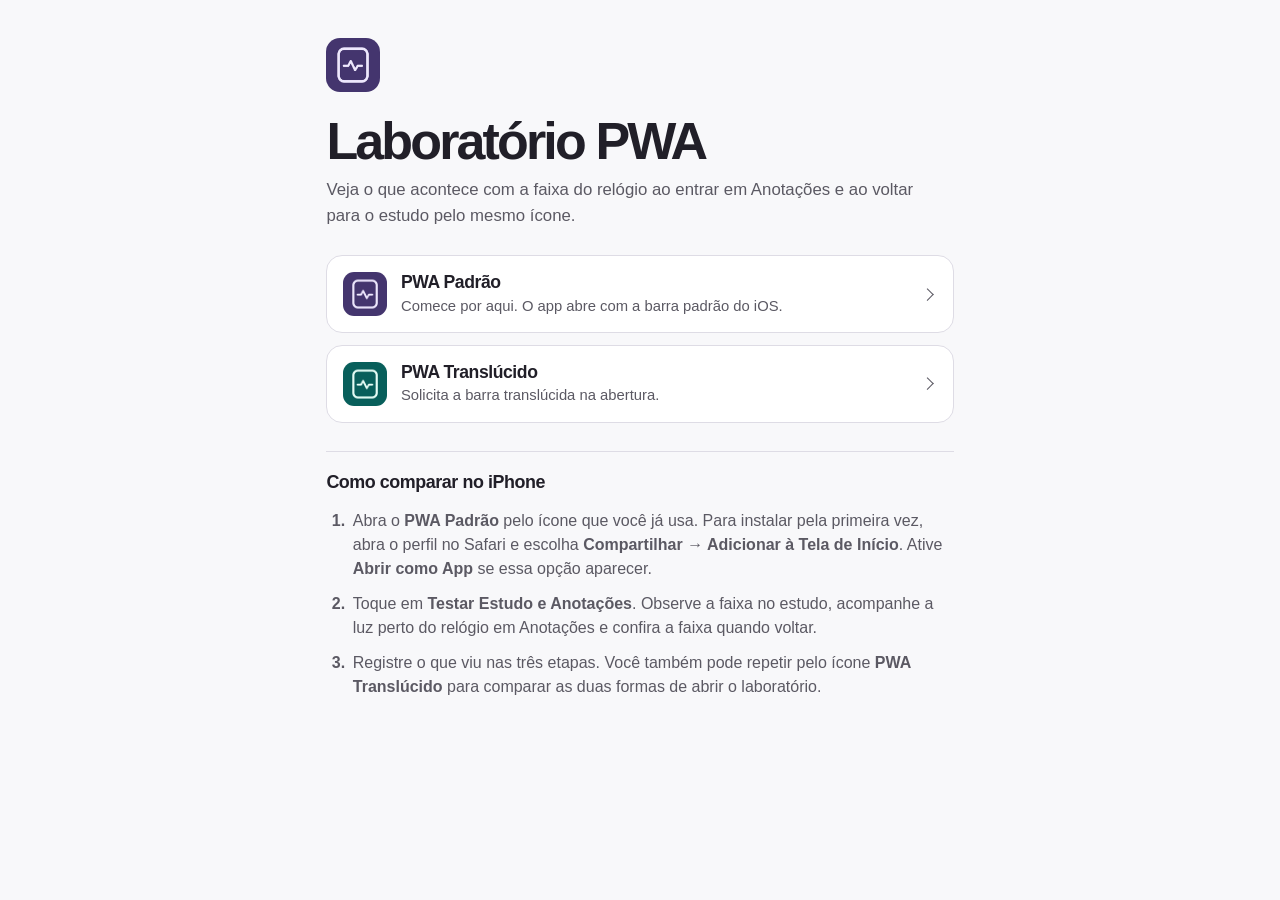
<file: index.html>
<!doctype html>
<html lang="pt-BR">
<head>
  <meta charset="utf-8">
  <meta name="viewport" content="width=device-width, initial-scale=1, viewport-fit=cover">
  <meta name="theme-color" content="#f8f8fa">
  <title>Laboratório PWA · iOS</title>
  <link rel="stylesheet" href="./inicio.css">
  <link rel="icon" href="./assets/padrao-192.png">
</head>
<body>
  <main>
    <header>
      <img src="./assets/padrao-192.png" alt="" width="54" height="54">
      <h1>Laboratório PWA</h1>
      <p>Veja o que acontece com a faixa do relógio ao entrar em Anotações e ao voltar para o estudo pelo mesmo ícone.</p>
    </header>
    <nav aria-label="Perfis de instalação">
      <a class="profile standard" href="./padrao/">
        <img src="./assets/padrao-192.png" alt="" width="44" height="44">
        <div><strong>PWA Padrão</strong><span>Comece por aqui. O app abre com a barra padrão do iOS.</span></div>
        <span class="arrow" aria-hidden="true"></span>
      </a>
      <a class="profile translucent" href="./translucido/">
        <img src="./assets/translucido-192.png" alt="" width="44" height="44">
        <div><strong>PWA Translúcido</strong><span>Solicita a barra translúcida na abertura.</span></div>
        <span class="arrow" aria-hidden="true"></span>
      </a>
    </nav>
    <section aria-labelledby="how">
      <h2 id="how">Como comparar no iPhone</h2>
      <ol>
        <li>Abra o <b>PWA Padrão</b> pelo ícone que você já usa. Para instalar pela primeira vez, abra o perfil no Safari e escolha <b>Compartilhar → Adicionar à Tela de Início</b>. Ative <b>Abrir como App</b> se essa opção aparecer.</li>
        <li>Toque em <b>Testar Estudo e Anotações</b>. Observe a faixa no estudo, acompanhe a luz perto do relógio em Anotações e confira a faixa quando voltar.</li>
        <li>Registre o que viu nas três etapas. Você também pode repetir pelo ícone <b>PWA Translúcido</b> para comparar as duas formas de abrir o laboratório.</li>
      </ol>
    </section>
  </main>
</body>
</html>
</file>
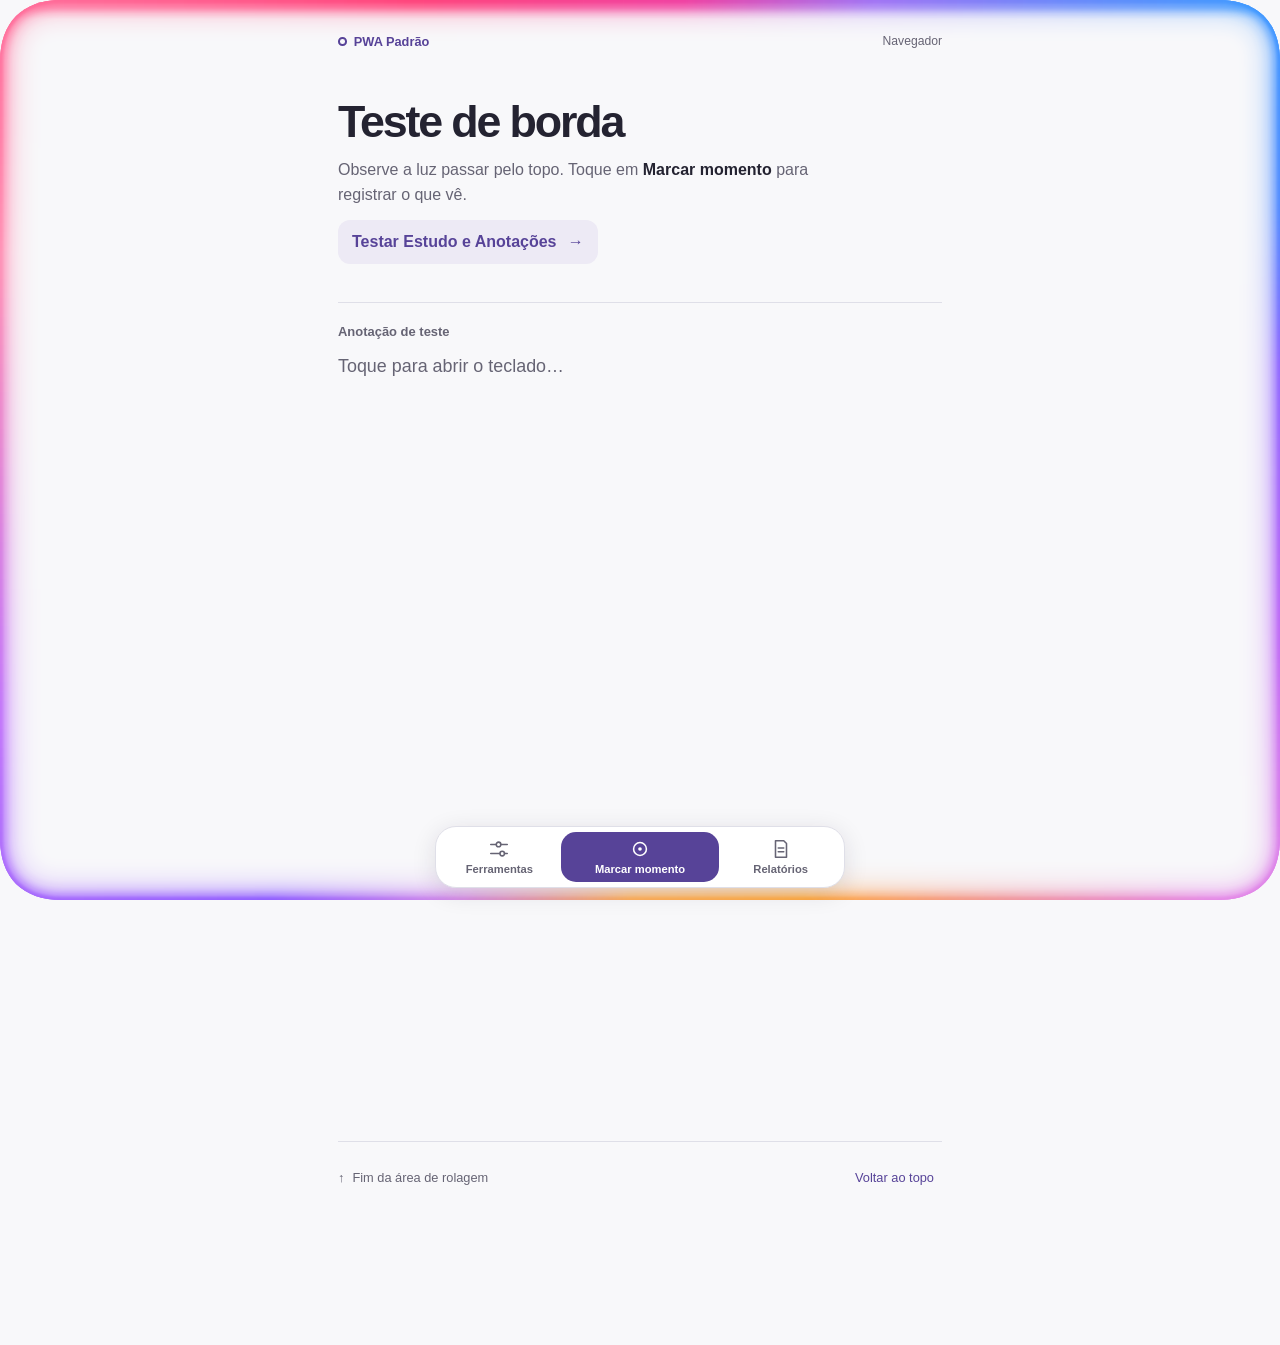
<file: padrao/index.html>
<!doctype html>
<html lang="pt-BR" data-profile="padrao" data-corners="rounded" data-motion="playing" data-surface="notes">
<head>
  <meta charset="utf-8">
  <meta name="viewport" content="width=device-width, initial-scale=1, viewport-fit=cover">
  <meta name="apple-mobile-web-app-capable" content="yes">
  <meta name="mobile-web-app-capable" content="yes">
  <meta name="apple-mobile-web-app-title" content="PWA Padrão">
  <meta name="theme-color" content="#f8f8fa">
  <meta name="app-version" content="2026.11.20.1">
  <title>PWA Padrão · iOS PWA Lab</title>
  <link rel="manifest" href="./manifest.webmanifest">
  <link rel="apple-touch-icon" href="../assets/padrao-180.png">
  <link rel="stylesheet" href="../lab.css">
  <script src="../glow.js" defer></script>
  <script src="../recorder.js" defer></script>
  <script src="../lab.js" defer></script>
  <script src="../register.js" defer></script>
</head>
<body>
  <div id="aura" aria-hidden="true">
    <canvas width="192" height="192"></canvas>
  </div>

  <main id="workspace">
    <header class="page-head">
      <span class="profile"><span class="profile-dot" aria-hidden="true"></span>PWA Padrão</span>
      <span id="launch-mode" class="launch-mode"></span>
    </header>
    <p id="storage-warning" role="status" hidden>Registros apenas na memória. Exporte em Relatórios antes de fechar.</p>
    <h1>Teste de borda</h1>
    <p class="lead">Observe a luz passar pelo topo. Toque em <strong>Marcar momento</strong> para registrar o que vê.</p>
    <a class="trip-entry" href="./estudo.html?iniciar=1">Testar Estudo e Anotações <span aria-hidden="true">→</span></a>
    <section class="note-area" aria-labelledby="note-label">
      <h2 id="note-label">Anotação de teste</h2>
      <div id="editor" contenteditable="true" role="textbox" aria-label="Anotação de teste" aria-multiline="true" data-placeholder="Toque para abrir o teclado…" autocapitalize="sentences" spellcheck="false"></div>
    </section>
    <section class="scroll-end" aria-label="Fim da área de teste"><span aria-hidden="true">↑</span><p>Fim da área de rolagem</p><button type="button" id="return-top">Voltar ao topo</button></section>
  </main>

  <div id="toast" role="status" aria-live="polite"></div>
  <nav id="dock" aria-label="Controles do teste">
    <button id="tools" type="button" aria-controls="panel"><svg viewBox="0 0 24 24" aria-hidden="true"><path d="M3 7h6m5 0h7M3 17h10m5 0h3"/><circle cx="11.5" cy="7" r="2.5"/><circle cx="15.5" cy="17" r="2.5"/></svg><span>Ferramentas</span></button>
    <button id="mark" type="button" aria-controls="panel"><svg viewBox="0 0 24 24" aria-hidden="true"><circle cx="12" cy="12" r="7"/><circle cx="12" cy="12" r="2" fill="currentColor" stroke="none"/></svg><span>Marcar momento</span></button>
    <button id="reports" type="button" aria-controls="panel"><svg viewBox="0 0 24 24" aria-hidden="true"><path d="M6 3h9l3 3v15H6zM9 11h6m-6 4h6"/></svg><span>Relatórios</span></button>
  </nav>
  <div id="panel" hidden>
    <section class="sheet" role="dialog" aria-modal="true" aria-labelledby="panel-title">
      <div class="sheet-head"><h2 id="panel-title"></h2><button type="button" id="panel-close" aria-label="Fechar painel"><svg viewBox="0 0 24 24" aria-hidden="true"><path d="m6 6 12 12M18 6 6 18"/></svg></button></div>
      <div class="sheet-content">
        <section id="view-mark" hidden>
          <p class="hint">O que você viu no instante do toque?</p>
          <div class="observations">
            <button type="button" data-observation="Linha atrás da hora"><i class="swatch moving"></i>Linha atrás da hora</button>
            <button type="button" data-observation="Só cor ou desfoque"><i class="swatch blur"></i>Só cor ou desfoque</button>
            <button type="button" data-observation="Borda abaixo da barra"><i class="swatch below"></i>Borda abaixo da barra</button>
            <button type="button" data-observation="Outro momento do teste"><i class="swatch other"></i>Outro momento do teste</button>
          </div>
        </section>
        <section id="view-tools" hidden>
          <fieldset><legend>Tema</legend><div class="segments">
            <button type="button" id="theme-light">Claro</button><button type="button" id="theme-dark">Escuro</button>
          </div></fieldset>
          <fieldset><legend>Cantos superiores</legend><div class="segments">
            <button type="button" id="corners-rounded">Curvos</button><button type="button" id="corners-square">Retos · 90°</button>
          </div></fieldset>
          <fieldset><legend>Superfície de teste</legend><div class="segments">
            <button type="button" id="surface-notes">Anotação</button><button type="button" id="surface-solid">Faixa sólida</button>
          </div></fieldset>
          <button class="secondary full" id="motion" type="button">Pausar a luz</button>
          <details id="device-settings"><summary>Identificar aparelho</summary>
            <label for="device-model">Modelo</label><input id="device-model" maxlength="64" placeholder="iPhone 15 Pro Max" autocomplete="off">
            <label for="device-os">Versão do iOS</label><input id="device-os" maxlength="32" placeholder="27.2" autocomplete="off">
            <button class="secondary full" id="save-device" type="button">Salvar identificação</button>
          </details>
        </section>
        <section id="view-reports" hidden>
          <label for="session-select">Sessão</label><select id="session-select"></select>
          <p class="hint" id="session-info"></p>
          <button class="primary full" id="share" type="button">Compartilhar JSON</button>
          <div class="export-options"><button class="secondary" id="download" type="button">Baixar JSON</button><button class="secondary" id="copy" type="button">Copiar JSON</button></div>
          <div id="manual-export" hidden><label for="manual-json">Selecione e copie o relatório</label><textarea id="manual-json" readonly rows="4"></textarea></div>
          <p id="report-status" role="status" aria-live="polite"></p>
          <div class="offline-status"><i></i><span id="offline-state">Preparando uso offline…</span></div>
        </section>
      </div>
    </section>
  </div>
</body>
</html>
</file>
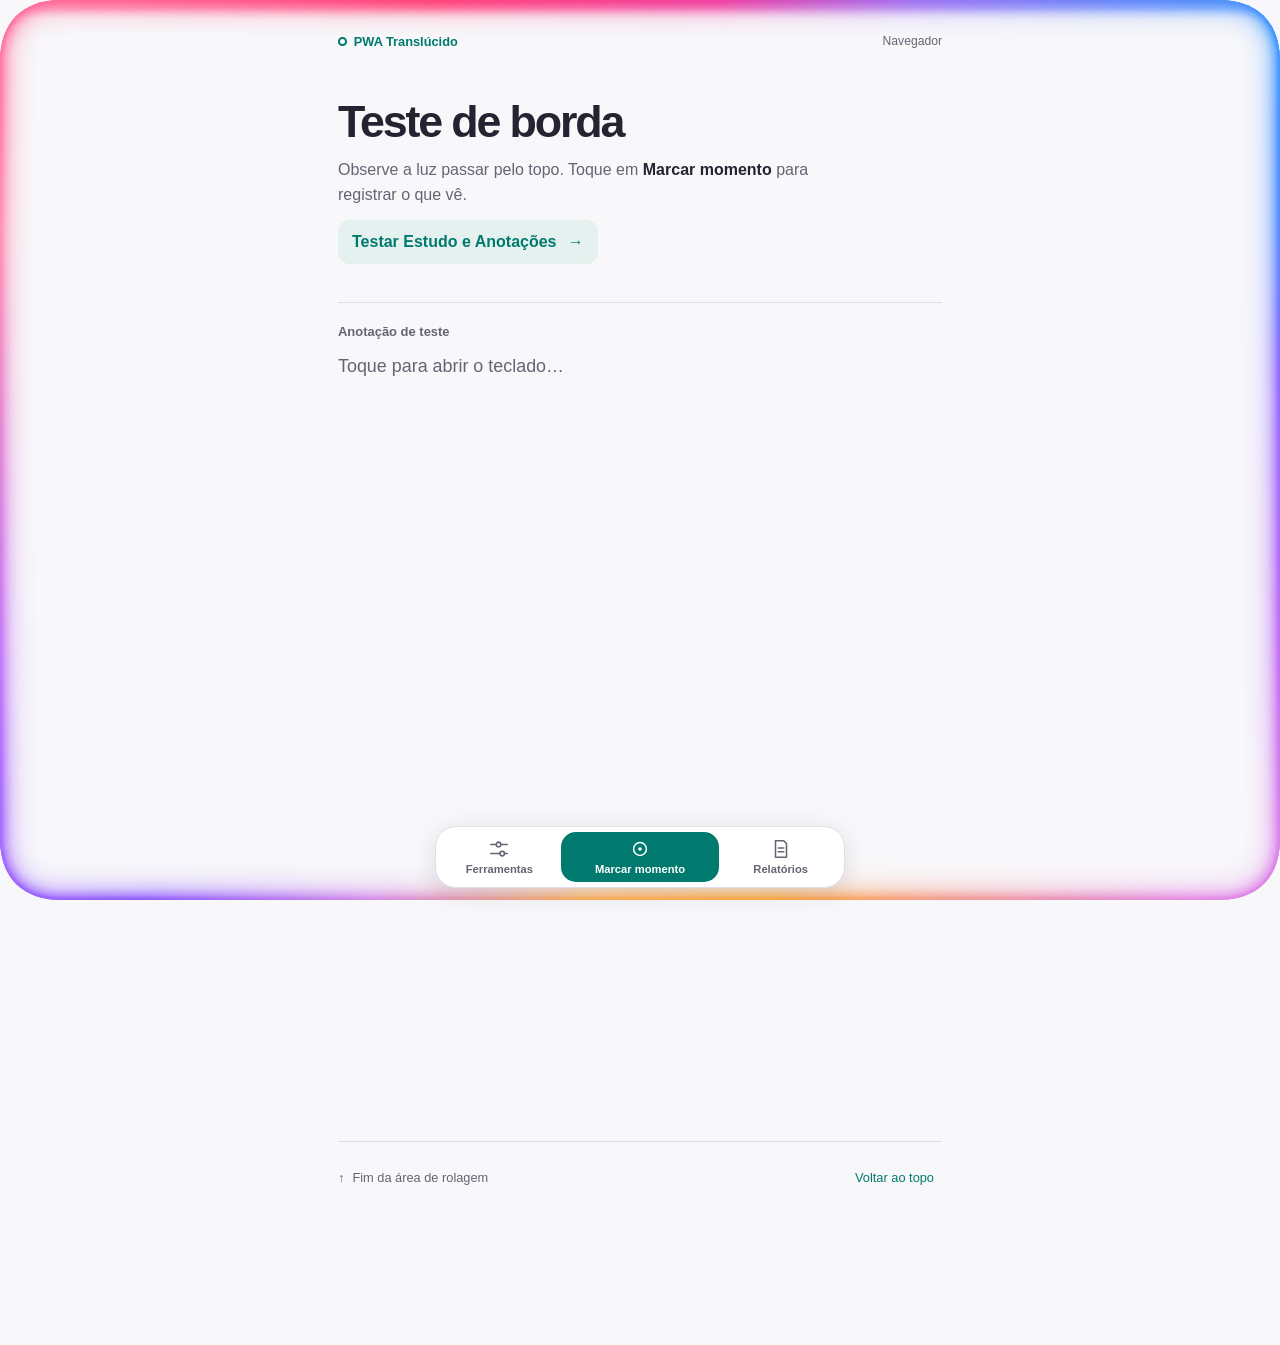
<file: translucido/index.html>
<!doctype html>
<html lang="pt-BR" data-profile="translucido" data-corners="rounded" data-motion="playing" data-surface="notes">
<head>
  <meta charset="utf-8">
  <meta name="viewport" content="width=device-width, initial-scale=1, viewport-fit=cover">
  <meta name="apple-mobile-web-app-capable" content="yes">
  <meta name="mobile-web-app-capable" content="yes">
  <meta name="apple-mobile-web-app-status-bar-style" content="black-translucent">
  <meta name="apple-mobile-web-app-title" content="PWA Translúcido">
  <meta name="theme-color" content="#f8f8fa">
  <meta name="app-version" content="2026.11.20.1">
  <title>PWA Translúcido · iOS PWA Lab</title>
  <link rel="manifest" href="./manifest.webmanifest">
  <link rel="apple-touch-icon" href="../assets/translucido-180.png">
  <link rel="stylesheet" href="../lab.css">
  <script src="../glow.js" defer></script>
  <script src="../recorder.js" defer></script>
  <script src="../lab.js" defer></script>
  <script src="../register.js" defer></script>
</head>
<body>
  <div id="aura" aria-hidden="true">
    <canvas width="192" height="192"></canvas>
  </div>

  <main id="workspace">
    <header class="page-head">
      <span class="profile"><span class="profile-dot" aria-hidden="true"></span>PWA Translúcido</span>
      <span id="launch-mode" class="launch-mode"></span>
    </header>
    <p id="storage-warning" role="status" hidden>Registros apenas na memória. Exporte em Relatórios antes de fechar.</p>
    <h1>Teste de borda</h1>
    <p class="lead">Observe a luz passar pelo topo. Toque em <strong>Marcar momento</strong> para registrar o que vê.</p>
    <a class="trip-entry" href="./estudo.html?iniciar=1">Testar Estudo e Anotações <span aria-hidden="true">→</span></a>
    <section class="note-area" aria-labelledby="note-label">
      <h2 id="note-label">Anotação de teste</h2>
      <div id="editor" contenteditable="true" role="textbox" aria-label="Anotação de teste" aria-multiline="true" data-placeholder="Toque para abrir o teclado…" autocapitalize="sentences" spellcheck="false"></div>
    </section>
    <section class="scroll-end" aria-label="Fim da área de teste"><span aria-hidden="true">↑</span><p>Fim da área de rolagem</p><button type="button" id="return-top">Voltar ao topo</button></section>
  </main>

  <div id="toast" role="status" aria-live="polite"></div>
  <nav id="dock" aria-label="Controles do teste">
    <button id="tools" type="button" aria-controls="panel"><svg viewBox="0 0 24 24" aria-hidden="true"><path d="M3 7h6m5 0h7M3 17h10m5 0h3"/><circle cx="11.5" cy="7" r="2.5"/><circle cx="15.5" cy="17" r="2.5"/></svg><span>Ferramentas</span></button>
    <button id="mark" type="button" aria-controls="panel"><svg viewBox="0 0 24 24" aria-hidden="true"><circle cx="12" cy="12" r="7"/><circle cx="12" cy="12" r="2" fill="currentColor" stroke="none"/></svg><span>Marcar momento</span></button>
    <button id="reports" type="button" aria-controls="panel"><svg viewBox="0 0 24 24" aria-hidden="true"><path d="M6 3h9l3 3v15H6zM9 11h6m-6 4h6"/></svg><span>Relatórios</span></button>
  </nav>
  <div id="panel" hidden>
    <section class="sheet" role="dialog" aria-modal="true" aria-labelledby="panel-title">
      <div class="sheet-head"><h2 id="panel-title"></h2><button type="button" id="panel-close" aria-label="Fechar painel"><svg viewBox="0 0 24 24" aria-hidden="true"><path d="m6 6 12 12M18 6 6 18"/></svg></button></div>
      <div class="sheet-content">
        <section id="view-mark" hidden>
          <p class="hint">O que você viu no instante do toque?</p>
          <div class="observations">
            <button type="button" data-observation="Linha atrás da hora"><i class="swatch moving"></i>Linha atrás da hora</button>
            <button type="button" data-observation="Só cor ou desfoque"><i class="swatch blur"></i>Só cor ou desfoque</button>
            <button type="button" data-observation="Borda abaixo da barra"><i class="swatch below"></i>Borda abaixo da barra</button>
            <button type="button" data-observation="Outro momento do teste"><i class="swatch other"></i>Outro momento do teste</button>
          </div>
        </section>
        <section id="view-tools" hidden>
          <fieldset><legend>Tema</legend><div class="segments">
            <button type="button" id="theme-light">Claro</button><button type="button" id="theme-dark">Escuro</button>
          </div></fieldset>
          <fieldset><legend>Cantos superiores</legend><div class="segments">
            <button type="button" id="corners-rounded">Curvos</button><button type="button" id="corners-square">Retos · 90°</button>
          </div></fieldset>
          <fieldset><legend>Superfície de teste</legend><div class="segments">
            <button type="button" id="surface-notes">Anotação</button><button type="button" id="surface-solid">Faixa sólida</button>
          </div></fieldset>
          <button class="secondary full" id="motion" type="button">Pausar a luz</button>
          <details id="device-settings"><summary>Identificar aparelho</summary>
            <label for="device-model">Modelo</label><input id="device-model" maxlength="64" placeholder="iPhone 15 Pro Max" autocomplete="off">
            <label for="device-os">Versão do iOS</label><input id="device-os" maxlength="32" placeholder="27.2" autocomplete="off">
            <button class="secondary full" id="save-device" type="button">Salvar identificação</button>
          </details>
        </section>
        <section id="view-reports" hidden>
          <label for="session-select">Sessão</label><select id="session-select"></select>
          <p class="hint" id="session-info"></p>
          <button class="primary full" id="share" type="button">Compartilhar JSON</button>
          <div class="export-options"><button class="secondary" id="download" type="button">Baixar JSON</button><button class="secondary" id="copy" type="button">Copiar JSON</button></div>
          <div id="manual-export" hidden><label for="manual-json">Selecione e copie o relatório</label><textarea id="manual-json" readonly rows="4"></textarea></div>
          <p id="report-status" role="status" aria-live="polite"></p>
          <div class="offline-status"><i></i><span id="offline-state">Preparando uso offline…</span></div>
        </section>
      </div>
    </section>
  </div>
</body>
</html>
</file>
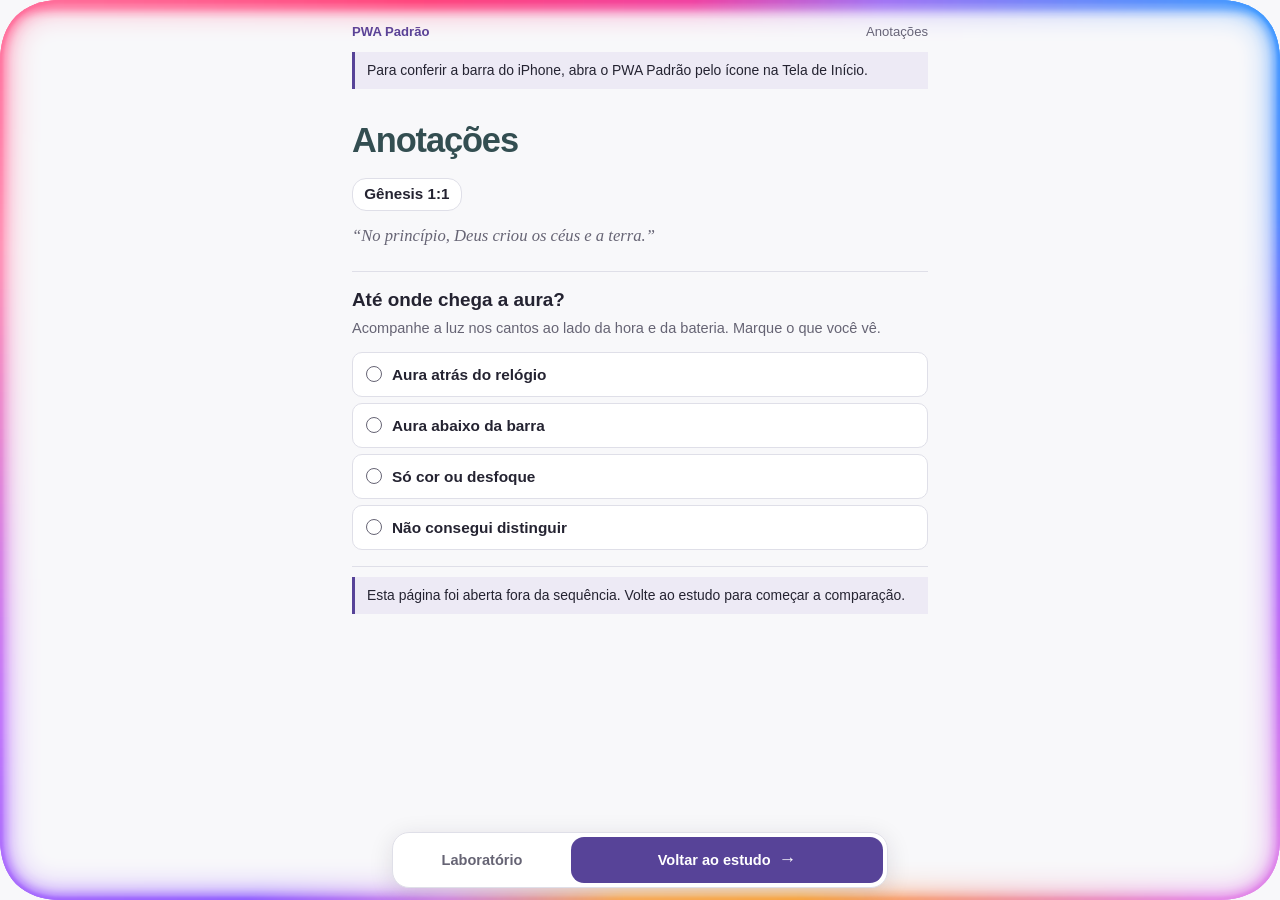
<file: padrao/anotacoes.html>
<!doctype html>
<html lang="pt-BR" data-profile="padrao" data-page="anotacoes" data-surface="notes" data-motion="paused" data-corners="rounded">
<head>
  <meta charset="utf-8">
  <meta name="viewport" content="width=device-width, initial-scale=1, viewport-fit=cover">
  <meta name="apple-mobile-web-app-capable" content="yes">
  <meta name="mobile-web-app-capable" content="yes">
  <meta name="apple-mobile-web-app-status-bar-style" content="black-translucent">
  <meta name="apple-mobile-web-app-title" content="PWA Padrão">
  <meta name="theme-color" content="#f8f8fa">
  <meta name="app-version" content="2026.11.20.1">
  <title>Anotações · PWA Padrão</title>
  <link rel="manifest" href="./manifest.webmanifest">
  <link rel="apple-touch-icon" href="../assets/padrao-180.png">
  <link rel="stylesheet" href="../lab.css">
  <link rel="stylesheet" href="../percurso.css">
  <script src="../glow.js" defer></script>
  <script src="../percurso.js" defer></script>
  <script src="../tela-percurso.js" defer></script>
  <script src="../register.js" defer></script>
</head>
<body>
  <div id="aura" aria-hidden="true"><canvas width="192" height="192"></canvas></div>
  <main id="workspace">
    <header class="trial-heading">
      <span>PWA Padrão</span>
      <span data-trip-step>Anotações</span>
    </header>
    <p class="mode-warning" data-mode-warning hidden>Para conferir a barra do iPhone, abra o PWA Padrão pelo ícone na Tela de Início.</p>
    <section class="reading-sample">
      <h1 id="route-page-title">Anotações</h1>
      <span class="reference">Gênesis 1:1</span>
      <p class="verse">“No princípio, Deus criou os céus e a terra.”</p>
    </section>
    <div id="trial-controls"></div>

    <noscript>Ative o JavaScript para registrar suas observações.</noscript>
  </main>
  <nav id="dock" aria-label="Navegação do teste">
    <a class="home-link" href="./index.html">Laboratório</a>
    <a class="route-action" data-trip-next href="./estudo.html">Voltar ao estudo<span aria-hidden="true">→</span></a>
    <a class="route-action" data-trip-results-link href="#resultado" hidden>Ver resultado<span aria-hidden="true">↑</span></a>
  </nav>
</body>
</html>
</file>
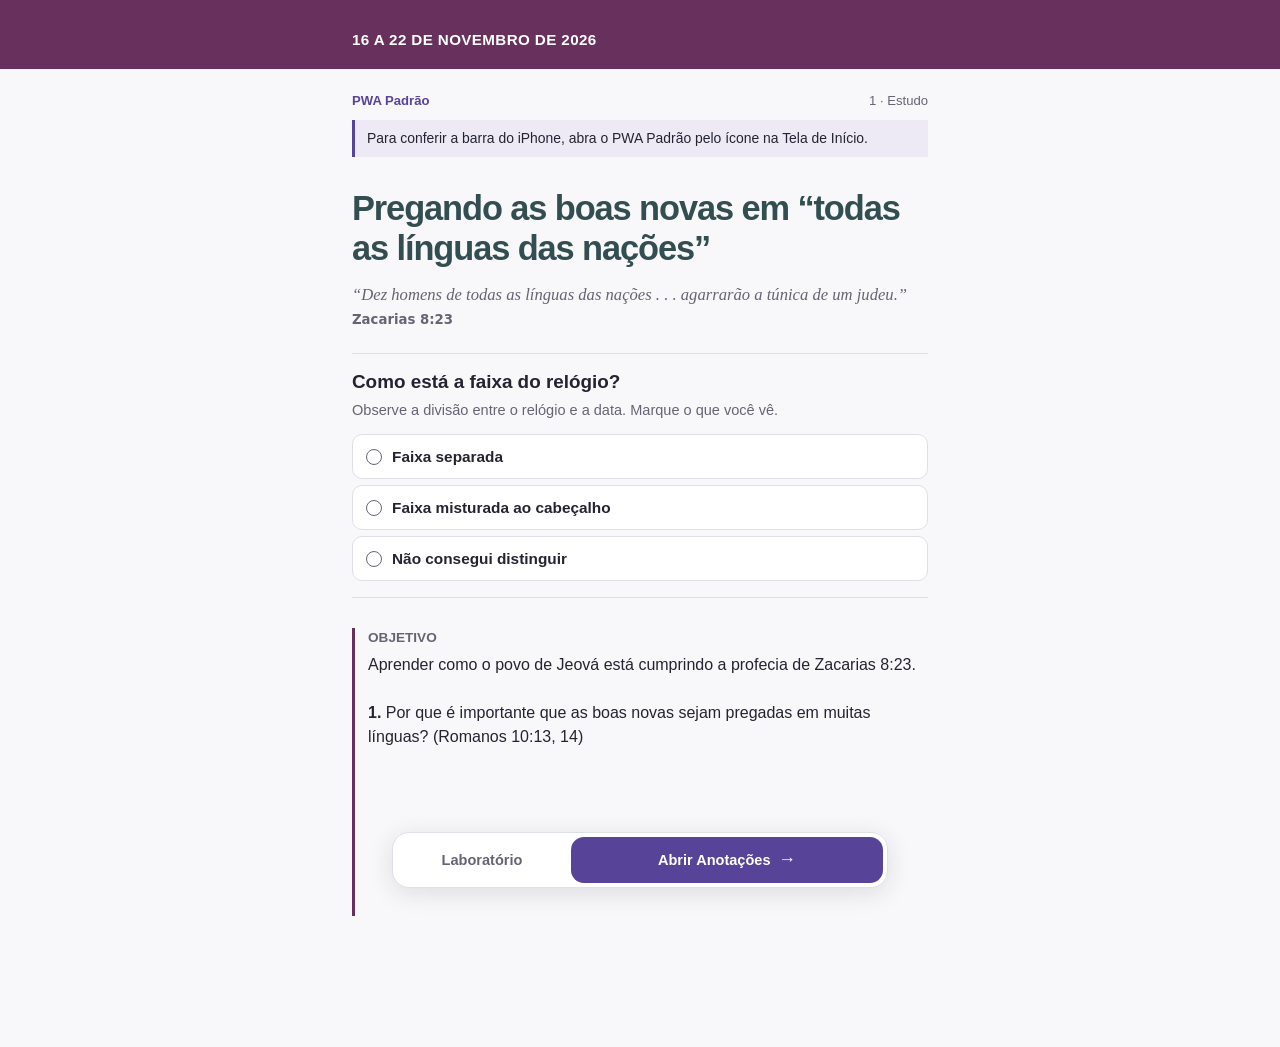
<file: padrao/estudo.html>
<!doctype html>
<html lang="pt-BR" data-profile="padrao" data-page="estudo">
<head>
  <meta charset="utf-8">
  <meta name="viewport" content="width=device-width, initial-scale=1, viewport-fit=cover">
  <meta name="apple-mobile-web-app-capable" content="yes">
  <meta name="mobile-web-app-capable" content="yes">
  <meta name="apple-mobile-web-app-title" content="PWA Padrão">
  <meta name="theme-color" content="#f8f8fa">
  <meta name="app-version" content="2026.11.20.1">
  <title>Estudo · PWA Padrão</title>
  <link rel="manifest" href="./manifest.webmanifest">
  <link rel="apple-touch-icon" href="../assets/padrao-180.png">
  <link rel="stylesheet" href="../lab.css">
  <link rel="stylesheet" href="../percurso.css">
  <script src="../percurso.js" defer></script>
  <script src="../tela-percurso.js" defer></script>
  <script src="../register.js" defer></script>
</head>
<body>
  <div id="study-band" aria-hidden="true"></div>
  <header class="study-heading"><p>16 a 22 de novembro de 2026</p></header>
  <main id="workspace">
    <header class="trial-heading">
      <span>PWA Padrão</span>
      <span data-trip-step>Estudo</span>
    </header>
    <p class="mode-warning" data-mode-warning hidden>Para conferir a barra do iPhone, abra o PWA Padrão pelo ícone na Tela de Início.</p>
    <article class="reading-sample">
      <h1 id="route-page-title">Pregando as boas novas em “todas as línguas das nações”</h1>
      <p class="verse">“Dez homens de todas as línguas das nações . . . agarrarão a túnica de um judeu.” <cite>Zacarias 8:23</cite></p>
    </article>
    <div id="trial-controls"></div>
    <section class="study-tail" aria-labelledby="goal-title">
      <h2 id="goal-title">Objetivo</h2>
      <p>Aprender como o povo de Jeová está cumprindo a profecia de Zacarias 8:23.</p>
      <p class="study-question"><b>1.</b> Por que é importante que as boas novas sejam pregadas em muitas línguas? (Romanos 10:13, 14)</p>
    </section>
    <noscript>Ative o JavaScript para registrar suas observações.</noscript>
  </main>
  <nav id="dock" aria-label="Navegação do teste">
    <a class="home-link" href="./index.html">Laboratório</a>
    <a class="route-action" data-trip-next href="./anotacoes.html">Abrir Anotações<span aria-hidden="true">→</span></a>
    <a class="route-action" data-trip-results-link href="#resultado" hidden>Ver resultado<span aria-hidden="true">↑</span></a>
  </nav>
</body>
</html>
</file>
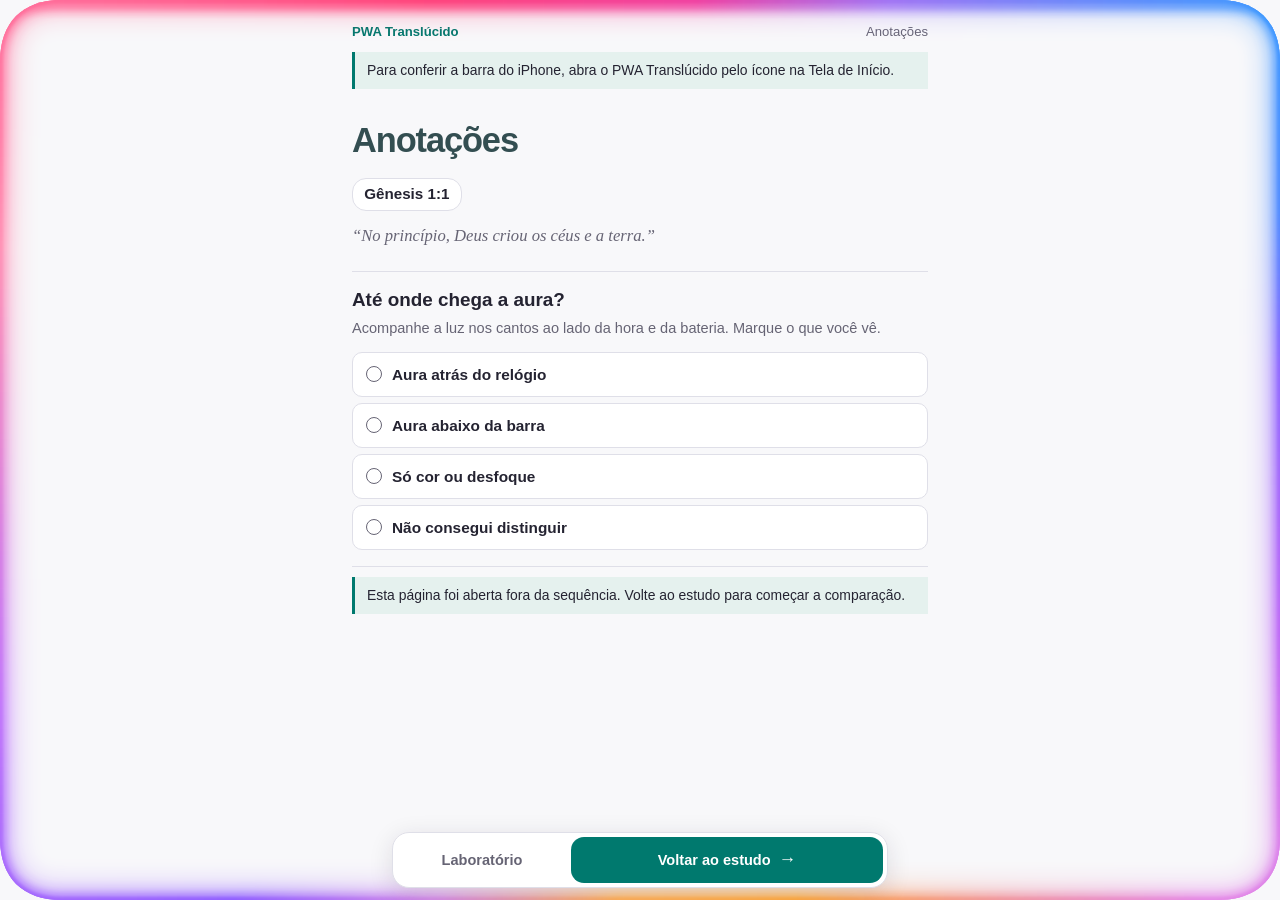
<file: translucido/anotacoes.html>
<!doctype html>
<html lang="pt-BR" data-profile="translucido" data-page="anotacoes" data-surface="notes" data-motion="paused" data-corners="rounded">
<head>
  <meta charset="utf-8">
  <meta name="viewport" content="width=device-width, initial-scale=1, viewport-fit=cover">
  <meta name="apple-mobile-web-app-capable" content="yes">
  <meta name="mobile-web-app-capable" content="yes">
  <meta name="apple-mobile-web-app-status-bar-style" content="black-translucent">
  <meta name="apple-mobile-web-app-title" content="PWA Translúcido">
  <meta name="theme-color" content="#f8f8fa">
  <meta name="app-version" content="2026.11.20.1">
  <title>Anotações · PWA Translúcido</title>
  <link rel="manifest" href="./manifest.webmanifest">
  <link rel="apple-touch-icon" href="../assets/translucido-180.png">
  <link rel="stylesheet" href="../lab.css">
  <link rel="stylesheet" href="../percurso.css">
  <script src="../glow.js" defer></script>
  <script src="../percurso.js" defer></script>
  <script src="../tela-percurso.js" defer></script>
  <script src="../register.js" defer></script>
</head>
<body>
  <div id="aura" aria-hidden="true"><canvas width="192" height="192"></canvas></div>
  <main id="workspace">
    <header class="trial-heading">
      <span>PWA Translúcido</span>
      <span data-trip-step>Anotações</span>
    </header>
    <p class="mode-warning" data-mode-warning hidden>Para conferir a barra do iPhone, abra o PWA Translúcido pelo ícone na Tela de Início.</p>
    <section class="reading-sample">
      <h1 id="route-page-title">Anotações</h1>
      <span class="reference">Gênesis 1:1</span>
      <p class="verse">“No princípio, Deus criou os céus e a terra.”</p>
    </section>
    <div id="trial-controls"></div>

    <noscript>Ative o JavaScript para registrar suas observações.</noscript>
  </main>
  <nav id="dock" aria-label="Navegação do teste">
    <a class="home-link" href="./index.html">Laboratório</a>
    <a class="route-action" data-trip-next href="./estudo.html">Voltar ao estudo<span aria-hidden="true">→</span></a>
    <a class="route-action" data-trip-results-link href="#resultado" hidden>Ver resultado<span aria-hidden="true">↑</span></a>
  </nav>
</body>
</html>
</file>
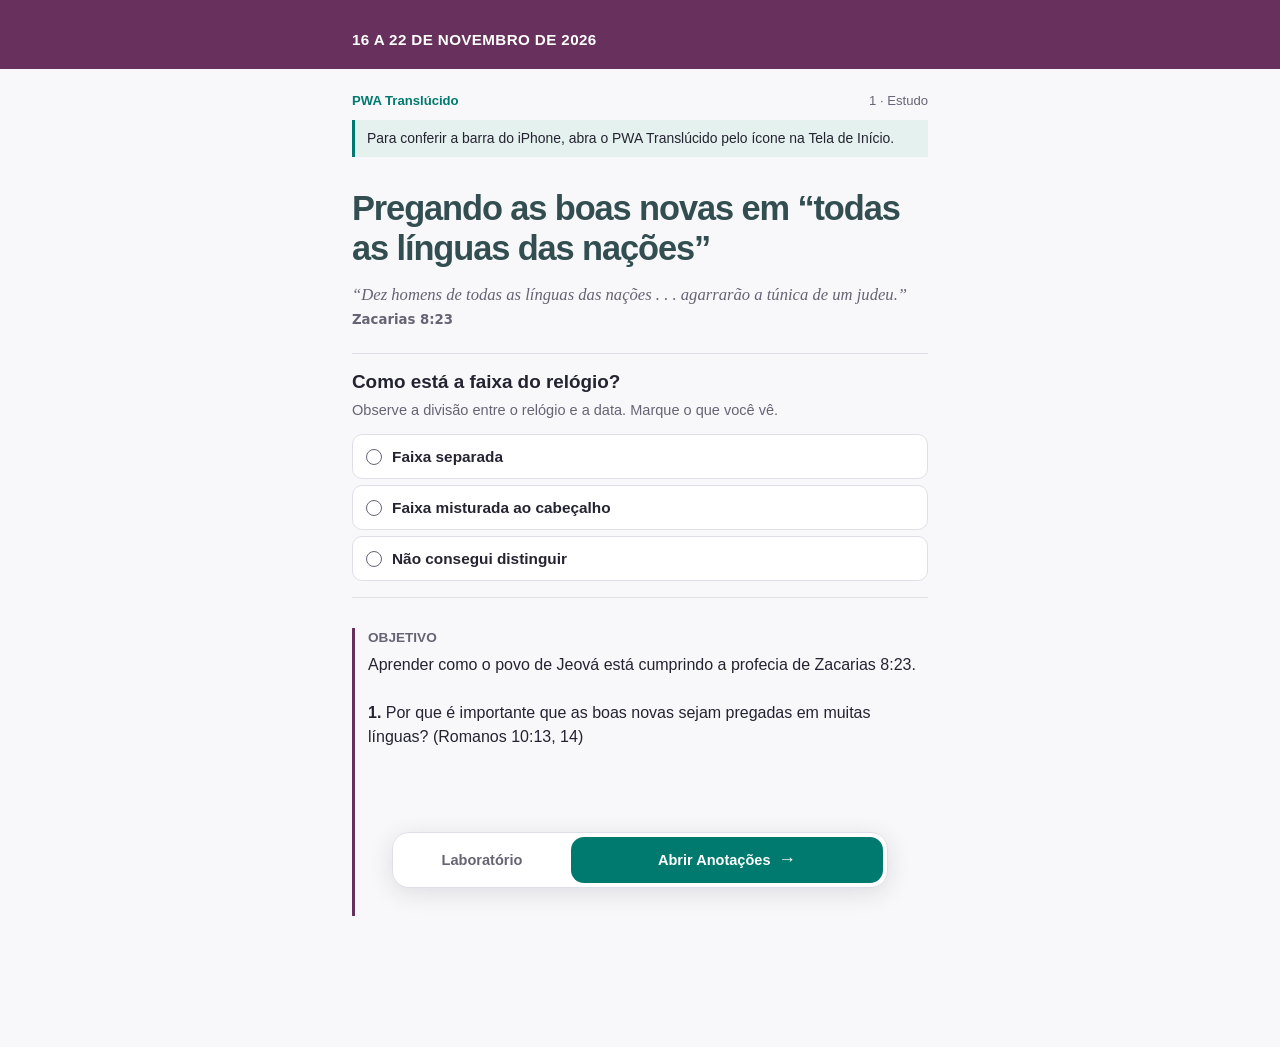
<file: translucido/estudo.html>
<!doctype html>
<html lang="pt-BR" data-profile="translucido" data-page="estudo">
<head>
  <meta charset="utf-8">
  <meta name="viewport" content="width=device-width, initial-scale=1, viewport-fit=cover">
  <meta name="apple-mobile-web-app-capable" content="yes">
  <meta name="mobile-web-app-capable" content="yes">
  <meta name="apple-mobile-web-app-title" content="PWA Translúcido">
  <meta name="theme-color" content="#f8f8fa">
  <meta name="app-version" content="2026.11.20.1">
  <title>Estudo · PWA Translúcido</title>
  <link rel="manifest" href="./manifest.webmanifest">
  <link rel="apple-touch-icon" href="../assets/translucido-180.png">
  <link rel="stylesheet" href="../lab.css">
  <link rel="stylesheet" href="../percurso.css">
  <script src="../percurso.js" defer></script>
  <script src="../tela-percurso.js" defer></script>
  <script src="../register.js" defer></script>
</head>
<body>
  <div id="study-band" aria-hidden="true"></div>
  <header class="study-heading"><p>16 a 22 de novembro de 2026</p></header>
  <main id="workspace">
    <header class="trial-heading">
      <span>PWA Translúcido</span>
      <span data-trip-step>Estudo</span>
    </header>
    <p class="mode-warning" data-mode-warning hidden>Para conferir a barra do iPhone, abra o PWA Translúcido pelo ícone na Tela de Início.</p>
    <article class="reading-sample">
      <h1 id="route-page-title">Pregando as boas novas em “todas as línguas das nações”</h1>
      <p class="verse">“Dez homens de todas as línguas das nações . . . agarrarão a túnica de um judeu.” <cite>Zacarias 8:23</cite></p>
    </article>
    <div id="trial-controls"></div>
    <section class="study-tail" aria-labelledby="goal-title">
      <h2 id="goal-title">Objetivo</h2>
      <p>Aprender como o povo de Jeová está cumprindo a profecia de Zacarias 8:23.</p>
      <p class="study-question"><b>1.</b> Por que é importante que as boas novas sejam pregadas em muitas línguas? (Romanos 10:13, 14)</p>
    </section>
    <noscript>Ative o JavaScript para registrar suas observações.</noscript>
  </main>
  <nav id="dock" aria-label="Navegação do teste">
    <a class="home-link" href="./index.html">Laboratório</a>
    <a class="route-action" data-trip-next href="./anotacoes.html">Abrir Anotações<span aria-hidden="true">→</span></a>
    <a class="route-action" data-trip-results-link href="#resultado" hidden>Ver resultado<span aria-hidden="true">↑</span></a>
  </nav>
</body>
</html>
</file>
<file: inicio.css>
:root { color-scheme: light dark; font-family: -apple-system, BlinkMacSystemFont, "Segoe UI", sans-serif; background: #f8f8fa; color: #211f28; --muted: #5b5963; --stroke: #dedce5; --paper: #fff; }
* { box-sizing: border-box; }
body { margin: 0; }
main { width: min(100%, 42rem); margin: 0 auto; padding: max(2.4rem, env(safe-area-inset-top)) max(1.4rem, env(safe-area-inset-right)) max(2rem, env(safe-area-inset-bottom)) max(1.4rem, env(safe-area-inset-left)); }
header img { border-radius: 14px; }
h1 { font-size: clamp(2.35rem, 7vw, 3.25rem); letter-spacing: -.055em; line-height: 1.04; margin: 1.1rem 0 .55rem; }
p { color: var(--muted); line-height: 1.55; font-size: 1.05rem; margin: 0; max-width: 37rem; }
nav { display: grid; gap: .7rem; margin: 1.65rem 0 1.8rem; }
.profile { padding: 1rem; background: var(--paper); border: 1px solid var(--stroke); border-radius: 1rem; display: flex; align-items: center; gap: .85rem; text-decoration: none; color: inherit; }
.profile img { flex-shrink: 0; border-radius: 11px; }
.profile strong, .profile div span { display: block; }
.profile strong { font-size: 1.1rem; letter-spacing: -.025em; }
.profile div span { color: var(--muted); font-size: .925rem; line-height: 1.4; margin-top: .15rem; }
.arrow { flex: 0 0 .55rem; height: .55rem; margin: 0 .3rem 0 auto; border: solid var(--muted); border-width: 1.5px 1.5px 0 0; transform: rotate(45deg); }
.profile:focus-visible { outline: 3px solid #7860ba; outline-offset: 2px; }
section { padding: 1.25rem 0; border-top: 1px solid var(--stroke); }
h2 { margin: 0 0 .8rem; font-size: 1.12rem; letter-spacing: -.025em; }
ol { margin: 0; padding-inline-start: 1.45rem; color: var(--muted); line-height: 1.5; }
li { padding: .18rem 0 .5rem .2rem; }
li::marker { font-weight: 650; color: inherit; }
@media (prefers-color-scheme: dark) { :root { background: #19181d; color: #f4f2f8; --muted: #c0bdc9; --stroke: #45414e; --paper: #25232a; } }
</file>
<file: lab.css>
:root {
  color-scheme: light;
  --paper: #f8f8fa; --ink: #242331; --soft: #666474;
  --card: #fff; --stroke: #dfdfe8; --wash: #edeaf5;
  --accent: #574398; --accent-ink: #fff; --solid: #d3c9ef;
  --shade: rgba(30, 26, 46, .12);
  font: 100%/1.5 -apple-system, BlinkMacSystemFont, "Segoe UI", sans-serif;
  background: var(--paper); color: var(--ink);
}
:root[data-profile="translucido"] { --accent:#00796e; --wash:#e5f1ee; }
:root[data-theme="dark"] {
  color-scheme: dark; --paper: #17171f; --ink: #f3f1f8; --soft: #c0becd;
  --card: #25252e; --stroke: #42414d; --wash: #363144;
  --accent: #c8b4ff; --accent-ink: #241e35; --solid: #463959;
  --shade: rgba(0, 0, 0, .3);
}
:root[data-profile="translucido"][data-theme="dark"] { --accent:#8bdbd0; --wash:#213c3a; }
*, *::before, *::after { box-sizing: border-box; }
body { margin: 0; }
[hidden] { display:none !important; }
button, input, select, textarea { font: inherit; color: inherit; }
button { cursor: pointer; touch-action: manipulation; }
button:focus-visible, summary:focus-visible, select:focus-visible, input:focus-visible, textarea:focus-visible {
  outline: 3px solid var(--accent); outline-offset: 3px;
}
button:disabled { opacity:.55; cursor: default; }
#aura { position:fixed; inset:0; z-index:2; overflow:hidden; pointer-events:none; }
#aura canvas {
  display:block; width:100%; height:100%;
  -webkit-mask: var(--edge-mask, none) center / 100% 100% no-repeat;
  mask: var(--edge-mask, none) center / 100% 100% no-repeat;
}
html[data-surface="solid"] #aura { border-top: max(24px, env(safe-area-inset-top, 0px)) solid var(--solid); }
html[data-surface="solid"] #aura canvas { visibility:hidden; }
#workspace { max-width: 660px; margin: 0 auto;
  padding: calc(32px + env(safe-area-inset-top, 0px)) max(28px, env(safe-area-inset-right, 0px)) calc(145px + env(safe-area-inset-bottom, 0px)) max(28px, env(safe-area-inset-left, 0px));
}
.page-head { display:flex; align-items:center; gap:8px; justify-content:space-between; color:var(--soft); font-size:.8rem; }
.profile { display:inline-flex; align-items:center; gap:.55em; font-weight:650; color:var(--accent); }
.profile-dot { width:.68em; height:.68em; border:2px solid currentColor; border-radius:50%; }
.launch-mode { text-align:right; font-size:.76rem; }
h1 { margin: 46px 0 12px; font-size: clamp(2rem, 7.6vw, 2.8rem); line-height:1.1; letter-spacing:-.048em; font-weight:680; }
#storage-warning { padding:8px 12px; border:1px solid var(--stroke); border-left:3px solid var(--accent); border-radius:8px; color:var(--ink); font-size:.88rem; }
.lead { max-width:31em; margin:0; color:var(--soft); line-height:1.55; }
.lead strong { color:var(--ink); font-weight:600; }
.trip-entry {
  display:inline-flex; align-items:center; gap:.7em; min-height:44px; margin-top:12px;
  padding:6px 14px; border-radius:12px; background:var(--wash); color:var(--accent);
  font-weight:650; text-decoration:none;
}
.trip-entry:focus-visible { outline:3px solid var(--accent); outline-offset:3px; }
.note-area { margin:38px 0 0; border-top:1px solid var(--stroke); }
.note-area h2 { margin:19px 0 8px; color:var(--soft); font-size:.81rem; font-weight:620; }
#editor { font-size:1.12rem; line-height:1.6; min-height:9em; padding:3px 0; outline:none; white-space:pre-wrap; overflow-wrap:anywhere; caret-color:var(--accent); }
#editor:empty::before { content:attr(data-placeholder); color:var(--soft); pointer-events:none; }
.scroll-end { border-top:1px solid var(--stroke); margin-top:70vh; margin-top:70svh; padding-top:14px; display:flex; align-items:center; gap:8px; font-size:.8rem; color:var(--soft); }
.scroll-end p { margin:0; }
.scroll-end button { margin-left:auto; background:none; color:var(--accent); border:0; padding:8px; min-height:44px; }
#dock { z-index:3; position:fixed; left:max(12px, env(safe-area-inset-left, 0px)); right:max(12px, env(safe-area-inset-right, 0px)); bottom:max(12px, env(safe-area-inset-bottom, 0px));
  margin:auto; max-width:410px; padding:5px; display:grid; grid-template-columns:1fr 1.36fr 1fr; gap:3px;
  border:1px solid var(--stroke); border-radius:21px; background:var(--card); box-shadow:0 5px 24px var(--shade);
}
#dock button { background:transparent; color:var(--soft); border:0; border-radius:15px; padding:6px 2px; min-height:49px; line-height:1.2; font-size:.7rem; font-weight:600;
  display:flex; flex-direction:column; align-items:center; justify-content:center; gap:3px;
}
#dock #mark, .primary { background:var(--accent); color:var(--accent-ink); }
#dock svg, #panel-close svg { display:block; fill:none; width:22px; height:22px; stroke:currentColor; stroke-width:1.7; stroke-linecap:round; stroke-linejoin:round; }
#toast { z-index:4; position:fixed; left:50%; transform:translateX(-50%); max-width:85vw; width:max-content; bottom:calc(max(12px, env(safe-area-inset-bottom, 0px)) + 75px); background:var(--ink); color:var(--paper); border-radius:12px; padding:8px 14px; font-size:.8rem; pointer-events:none; }
#toast:empty { visibility:hidden; }
#panel { position:fixed; inset:0; z-index:5; padding: max(12px, env(safe-area-inset-top, 0px)) max(12px, env(safe-area-inset-right, 0px)) max(12px, env(safe-area-inset-bottom, 0px)) max(12px, env(safe-area-inset-left, 0px));
  display:grid; align-items:end; justify-items:center; background:rgba(25,22,33,.27); }
.sheet { background:var(--card); width:min(100%,440px); min-height:0; max-height:100%; border:1px solid var(--stroke); border-radius:24px; overflow:auto; overscroll-behavior:contain; box-shadow:0 15px 45px var(--shade); }
.sheet-head { padding:13px 16px 8px 20px; display:flex; align-items:center; justify-content:space-between; gap:8px; position:sticky; top:0; background:var(--card); }
.sheet-head h2 { margin:0; font-size:1.25rem; letter-spacing:-.03em; }
#panel-close { background:var(--wash); color:var(--accent); border:0; border-radius:50%; width:44px; height:44px; display:grid; place-items:center; }
.sheet-content { padding:0 20px 20px; }
.hint { color:var(--soft); margin:2px 0 15px; font-size:.91rem; }
.observations { display:grid; gap:6px; }
.observations button { display:flex; text-align:left; align-items:center; gap:12px; background:var(--paper); border:1px solid var(--stroke); border-radius:12px; min-height:47px; padding:8px 14px; font-size:.93rem; }
.swatch { width:22px; height:15px; border-radius:4px; flex:none; background:var(--wash); }
.swatch.moving { background:linear-gradient(90deg,#6cb3e0,#e0b7fb,#ffc493); }
.swatch.blur { background:linear-gradient(120deg,#dedef2,#dadda8); }
.swatch.below { border-top:3px solid var(--accent); border-radius:0; }
.swatch.other { border:1px solid var(--stroke); }
fieldset { min-width:0; border:0; padding:0; margin:10px 0 14px; }
legend, .sheet label { display:block; padding:0; margin:0 0 5px; color:var(--soft); font-size:.83rem; font-weight:600; }
.segments, .export-options { display:grid; grid-template-columns:repeat(2,minmax(0,1fr)); gap:5px; }
.segments { padding:3px; border-radius:13px; background:var(--paper); }
.segments button { background:none; border:1px solid transparent; border-radius:10px; line-height:1.25; font-weight:560; min-height:42px; }
.segments button[aria-pressed="true"] { background:var(--wash); color:var(--accent); }
.secondary,.primary { border-radius:12px; font-weight:600; padding:10px 12px; min-height:44px; }
.primary { border:0; }
.secondary { border:1px solid var(--stroke); background:var(--card); color:var(--accent); }
.full { width:100%; margin:4px 0; }
.export-options { margin:5px 0; }
.sheet input, .sheet select, .sheet textarea { width:100%; border-radius:10px; padding:10px; border:1px solid var(--stroke); background:var(--paper); margin-bottom:8px; }
details { border-top:1px solid var(--stroke); margin-top:14px; }
summary { cursor:pointer; padding:11px 0; min-height:44px; font-weight:600; }
#device-settings label:not(:first-of-type) { margin-top:4px; }
#report-status,#device-feedback { font-size:.87rem; margin:7px 0; color:var(--accent); }
#report-status:empty,#device-feedback:empty { display:none; }
.offline-status { border-top:1px solid var(--stroke); display:flex; align-items:center; gap:8px; margin-top:16px; padding-top:10px; color:var(--soft); font-size:.8rem; }
.offline-status i { width:7px; height:7px; border-radius:50%; background:var(--soft); }
.offline-status[data-state="ready"] i {background:#23896b;}
@media(max-width:350px) { #workspace {padding-left:20px;padding-right:20px;} #dock {left:8px;right:8px;} }
</file>
<file: percurso.css>
:root {
  --study-band: #67305d;
  --reading-ink: #334e51;
  --study-accent: #67305d;
}
:root[data-theme="dark"] {
  --study-band: #492645;
  --reading-ink: #dbece8;
  --study-accent: #e8b6dd;
}
body { min-height: 100vh; min-height: 100dvh; }
#study-band {
  position: fixed;
  inset: 0 0 auto;
  height: max(12px, env(safe-area-inset-top, 0px));
  z-index: 2;
  background-color: var(--study-band);
  pointer-events: none;
}
.study-heading {
  background-color: var(--study-band);
  color: #fff;
  padding: calc(12px + env(safe-area-inset-top, 0px)) 0 0;
}
.study-heading p {
  max-width: 39rem;
  margin: 0 auto;
  padding: 17px max(24px, env(safe-area-inset-right, 0px)) 17px max(24px, env(safe-area-inset-left, 0px));
  font-size: .95rem;
  font-weight: 700;
  letter-spacing: .025em;
  text-transform: uppercase;
}
#workspace {
  max-width: 39rem;
  padding: 22px max(24px, env(safe-area-inset-right, 0px)) calc(105px + env(safe-area-inset-bottom, 0px)) max(24px, env(safe-area-inset-left, 0px));
}
[data-page="anotacoes"] #workspace { padding-top: calc(22px + env(safe-area-inset-top, 0px)); }
.trial-heading { display: flex; flex-wrap: wrap; justify-content: space-between; gap: 6px 15px; font-size: .82rem; color: var(--soft); }
.trial-heading > :first-child { color: var(--accent); font-weight: 650; }
.reading-sample { padding: 22px 0; }
.reading-sample h1 {
  margin: 0;
  font-size: clamp(1.6rem, 6.2vw, 2.15rem);
  color: var(--reading-ink);
  line-height: 1.16;
  letter-spacing: -.032em;
}
.verse { margin: .85rem 0 0; color: var(--soft); font: italic 1.04rem/1.45 Georgia, serif; }
.verse cite { font: 600 .83rem/1.4 system-ui, sans-serif; white-space: nowrap; }
.reference {
  display: inline-block;
  margin: 1.1rem 0 0;
  padding: .25rem .7rem;
  border: 1px solid var(--stroke);
  border-radius: 14px;
  background: var(--card);
  font-size: .95rem;
  font-weight: 650;
}
.trial-ballot { border-block: 1px solid var(--stroke); padding: 16px 0; }
.trial-ballot fieldset { padding: 0; margin: 0; }
.trial-ballot legend, #resultado h2 {
  margin: 0; padding: 0; font-size: 1.18rem; font-weight: 680; line-height: 1.28; color: var(--ink);
}
.trial-ballot .instruction, #resultado .instruction {
  margin: 6px 0 12px;
  color: var(--soft);
  font-size: .91rem;
}
.choices { display: grid; gap: 6px; }
.choices button {
  display: flex;
  align-items: center;
  gap: 10px;
  width: 100%;
  padding: 10px 13px;
  min-height: 44px;
  border: 1px solid var(--stroke);
  border-radius: 10px;
  text-align: left;
  font-size: .96rem;
  font-weight: 550;
  background: var(--card);
}
.choices button::before {
  content: '';
  width: 16px;
  height: 16px;
  flex: 0 0 16px;
  border: 1.5px solid var(--soft);
  border-radius: 50%;
}
.choices button[aria-pressed="true"] { border-color: var(--accent); background: var(--wash); color: var(--accent); }
.choices button[aria-pressed="true"]::before { border: 5px solid var(--accent); }
#dock {
  display: flex; align-items: stretch; gap: 4px; padding: 4px;
  border-radius: 17px;
  left: max(10px, env(safe-area-inset-left, 0px)); right: max(10px, env(safe-area-inset-right, 0px));
  max-width: 31rem;
}
#dock a {
  display: inline-flex; align-items: center; justify-content: center; gap: .5rem;
  font-size: .91rem; line-height: 1.25; font-weight: 650; text-align: center;
  min-height: 46px; padding: 8px 14px; text-decoration: none; border-radius: 13px;
}
.home-link { flex: 1; color: var(--soft); }
#dock .route-action { flex: 2; background: var(--accent); color: var(--accent-ink); }
.route-action span { font-size: 1.1rem; line-height: 1; }
a:focus-visible { outline: 3px solid var(--accent); outline-offset: 2px; }
#resultado { padding-top: 20px; scroll-margin-top: calc(10px + env(safe-area-inset-top, 0px)); }
#resultado dl { margin: 0 0 16px; }
#resultado dl > div { display: grid; grid-template-columns: minmax(8rem, 42%) 1fr; gap: .5rem; padding: .6rem 0; border-bottom: 1px solid var(--stroke); font-size: .9rem; }
#resultado dt { color: var(--soft); }
#resultado dd { margin: 0; font-weight: 600; }
.result-actions { display: flex; flex-wrap: wrap; gap: 6px; }
.result-actions > button { flex: 1 1 9rem; }
.new-trip { display: inline-flex; align-items: center; min-height: 44px; color: var(--accent); font-weight: 600; }
.manual-copy textarea { width: 100%; font: .85rem/1.45 monospace; min-height: 6rem; }
.study-tail { margin: 30px 0 26px; padding-left: 13px; border-left: 3px solid var(--study-accent); }
.study-tail h2 { margin: 0 0 4px; font-size: .85rem; color: var(--soft); text-transform: uppercase; }
.study-tail p, .feedback { margin: 0; }
.feedback:not(:empty) { margin: 10px 0 4px; font-size: .87rem; color: var(--accent); }
.mode-warning, .warning:not(:empty) { margin: 10px 0; padding: 8px 12px; border-left: 3px solid var(--accent); background: var(--wash); font-size: .87rem; }
.warning:empty { display: none; }
.study-tail { min-height: 14rem; min-height: max(14rem, 32svh); }
.study-tail .study-question { margin-top: 1.5rem; }
</file>
